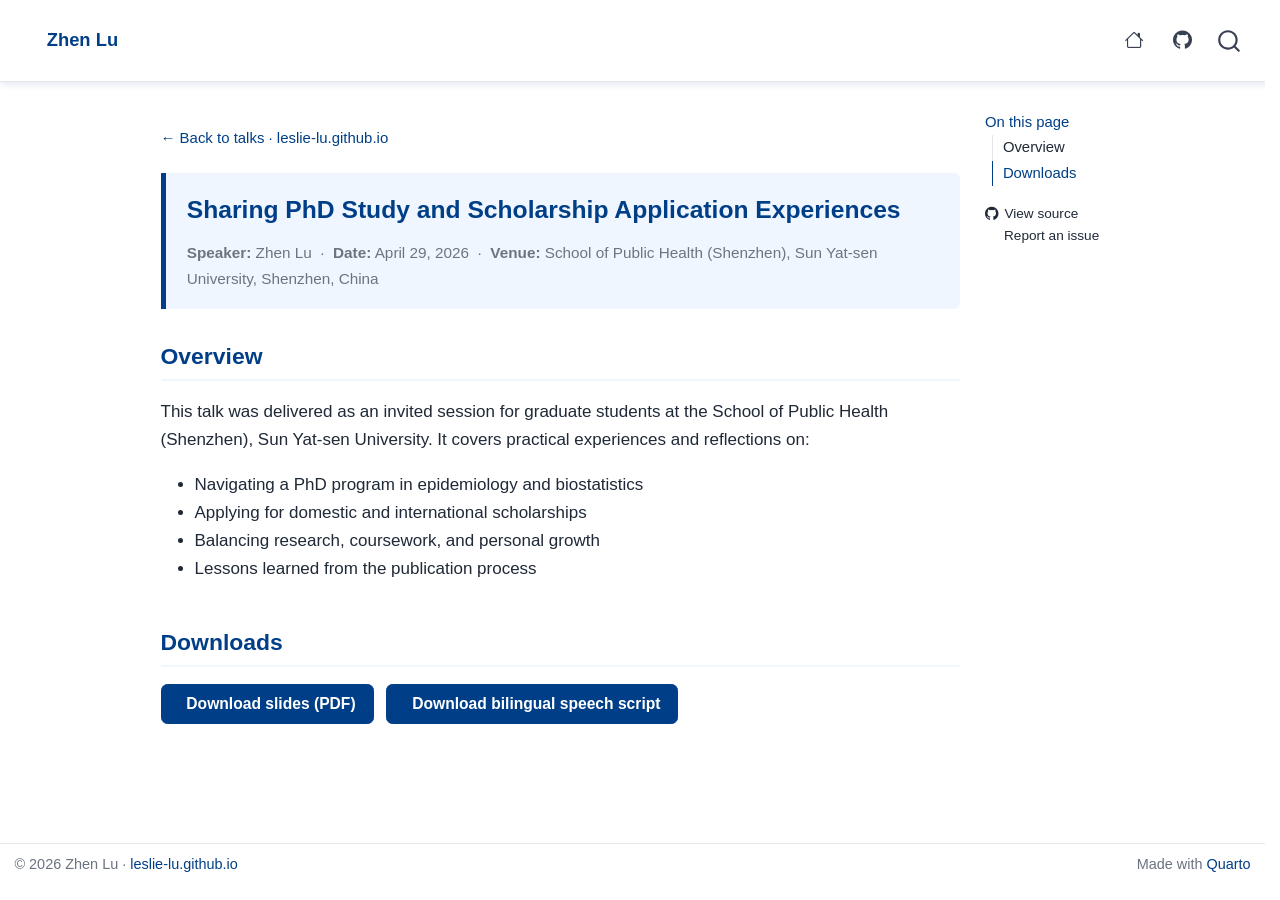
<file: index.html>
<!DOCTYPE html>
<html xmlns="http://www.w3.org/1999/xhtml" lang="en" xml:lang="en"><head>

<meta charset="utf-8">
<meta name="generator" content="quarto-1.9.38">

<meta name="viewport" content="width=device-width, initial-scale=1.0, user-scalable=yes">

<meta name="author" content="Zhen Lu">
<meta name="dcterms.date" content="2026-04-29">

<title>Sharing PhD Study and Scholarship Application Experiences | Zhen Lu – Zhen Lu</title>
<style>
/* Default styles provided by pandoc.
** See https://pandoc.org/MANUAL.html#variables-for-html for config info.
*/
code{white-space: pre-wrap;}
span.smallcaps{font-variant: small-caps;}
div.columns{display: flex; gap: min(4vw, 1.5em);}
div.column{flex: auto; overflow-x: auto;}
div.hanging-indent{margin-left: 1.5em; text-indent: -1.5em;}
ul.task-list{list-style: none;}
ul.task-list li input[type="checkbox"] {
  width: 0.8em;
  margin: 0 0.8em 0.2em -1em; /* quarto-specific, see https://github.com/quarto-dev/quarto-cli/issues/4556 */ 
  vertical-align: middle;
}
</style>


<script src="site_libs/quarto-nav/quarto-nav.js"></script>
<script src="site_libs/clipboard/clipboard.min.js"></script>
<script src="site_libs/quarto-search/autocomplete.umd.js"></script>
<script src="site_libs/quarto-search/fuse.min.js"></script>
<script src="site_libs/quarto-search/quarto-search.js"></script>
<meta name="quarto:offset" content="./">
<link href="./https://leslie-lu.github.io/files/favicon-512.png" rel="icon" type="image/png">
<script src="site_libs/quarto-html/quarto.js" type="module"></script>
<script src="site_libs/quarto-html/tabsets/tabsets.js" type="module"></script>
<script src="site_libs/quarto-html/popper.min.js"></script>
<script src="site_libs/quarto-html/tippy.umd.min.js"></script>
<script src="site_libs/quarto-html/anchor.min.js"></script>
<link href="site_libs/quarto-html/tippy.css" rel="stylesheet">
<link href="site_libs/quarto-html/quarto-syntax-highlighting-15634bcf2e68342d4ad2dfa704d543f6.css" rel="stylesheet" class="quarto-color-scheme" id="quarto-text-highlighting-styles">
<link href="site_libs/quarto-html/quarto-syntax-highlighting-dark-0a6b7249c26820e032cb0bd839ff02b1.css" rel="stylesheet" class="quarto-color-scheme quarto-color-alternate" id="quarto-text-highlighting-styles">
<link href="site_libs/quarto-html/quarto-syntax-highlighting-15634bcf2e68342d4ad2dfa704d543f6.css" rel="stylesheet" class="quarto-color-scheme-extra" id="quarto-text-highlighting-styles">
<script src="site_libs/bootstrap/bootstrap.min.js"></script>
<link href="site_libs/bootstrap/bootstrap-icons.css" rel="stylesheet">
<link href="site_libs/bootstrap/bootstrap-d4634cdb457dd36a9fb480f5465d02bb.min.css" rel="stylesheet" append-hash="true" class="quarto-color-scheme" id="quarto-bootstrap" data-mode="light">
<link href="site_libs/bootstrap/bootstrap-dark-d4634cdb457dd36a9fb480f5465d02bb.min.css" rel="stylesheet" append-hash="true" class="quarto-color-scheme quarto-color-alternate" id="quarto-bootstrap" data-mode="light">
<link href="site_libs/bootstrap/bootstrap-d4634cdb457dd36a9fb480f5465d02bb.min.css" rel="stylesheet" append-hash="true" class="quarto-color-scheme-extra" id="quarto-bootstrap" data-mode="light">
<link href="site_libs/quarto-contrib/fontawesome6-6.7.2/all.min.css" rel="stylesheet">
<link href="site_libs/quarto-contrib/fontawesome6-6.7.2/latex-fontsize.css" rel="stylesheet">
<script id="quarto-search-options" type="application/json">{
  "location": "navbar",
  "copy-button": false,
  "collapse-after": 3,
  "panel-placement": "end",
  "type": "overlay",
  "limit": 50,
  "keyboard-shortcut": [
    "f",
    "/",
    "s"
  ],
  "show-item-context": false,
  "language": {
    "search-no-results-text": "No results",
    "search-matching-documents-text": "matching documents",
    "search-copy-link-title": "Copy link to search",
    "search-hide-matches-text": "Hide additional matches",
    "search-more-match-text": "more match in this document",
    "search-more-matches-text": "more matches in this document",
    "search-clear-button-title": "Clear",
    "search-text-placeholder": "",
    "search-detached-cancel-button-title": "Cancel",
    "search-submit-button-title": "Submit",
    "search-label": "Search"
  }
}</script>
<style>html{ scroll-behavior: smooth; }</style>


</head>

<body class="nav-fixed quarto-light">

<div id="quarto-search-results"></div>
  <header id="quarto-header" class="headroom fixed-top">
    <nav class="navbar navbar-expand-lg " data-bs-theme="dark">
      <div class="navbar-container container-fluid">
      <div class="navbar-brand-container mx-auto">
    <a class="navbar-brand" href="./index.html">
    <span class="navbar-title">Zhen Lu</span>
    </a>
  </div>
            <div id="quarto-search" class="" title="Search"></div>
          <button class="navbar-toggler" type="button" data-bs-toggle="collapse" data-bs-target="#navbarCollapse" aria-controls="navbarCollapse" role="menu" aria-expanded="false" aria-label="Toggle navigation" onclick="if (window.quartoToggleHeadroom) { window.quartoToggleHeadroom(); }">
  <span class="navbar-toggler-icon"></span>
</button>
          <div class="collapse navbar-collapse" id="navbarCollapse">
            <ul class="navbar-nav navbar-nav-scroll ms-auto">
  <li class="nav-item compact">
    <a class="nav-link" href="https://leslie-lu.github.io/"> <i class="bi bi-house" role="img">
</i> 
<span class="menu-text"></span></a>
  </li>  
  <li class="nav-item compact">
    <a class="nav-link" href="https://github.com/Leslie-Lu/20260429_phd_experiences"> <i class="bi bi-github" role="img">
</i> 
<span class="menu-text"></span></a>
  </li>  
</ul>
          </div> <!-- /navcollapse -->
            <div class="quarto-navbar-tools">
</div>
      </div> <!-- /container-fluid -->
    </nav>
</header>
<!-- content -->
<div id="quarto-content" class="quarto-container page-columns page-rows-contents page-layout-article page-navbar">
<!-- sidebar -->
<!-- margin-sidebar -->
    <div id="quarto-margin-sidebar" class="sidebar margin-sidebar">
        <nav id="TOC" role="doc-toc" class="toc-active">
    <h2 id="toc-title">On this page</h2>
   
  <ul class="collapse">
  <li><a href="#overview" id="toc-overview" class="nav-link active" data-scroll-target="#overview">Overview</a></li>
  <li><a href="#downloads" id="toc-downloads" class="nav-link" data-scroll-target="#downloads">Downloads</a></li>
  </ul>
<div class="toc-actions"><ul class="collapse"><li><a href="https://github.com/Leslie-Lu/20260429_phd_experiences/blob/main/index.qmd" class="toc-action"><i class="bi bi-github"></i>View source</a></li><li><a href="https://github.com/Leslie-Lu/20260429_phd_experiences/issues/new" class="toc-action"><i class="bi empty"></i>Report an issue</a></li></ul></div></nav>
    </div>
<!-- main -->
<main class="content" id="quarto-document-content">

<header id="title-block-header" class="quarto-title-block default">
<div class="quarto-title">
<h1 class="title">Sharing PhD Study and Scholarship Application Experiences</h1>
</div>


<div class="quarto-title-meta-author">
  <div class="quarto-title-meta-heading">Author</div>
  <div class="quarto-title-meta-heading">Affiliation</div>
  
    <div class="quarto-title-meta-contents">
    <p class="author"><a href="https://leslie-lu.github.io/">Zhen Lu</a> <a href="mailto:luzh29@mail2.sysu.edu.cn" class="quarto-title-author-email"><i class="bi bi-envelope"></i></a> <a href="https://orcid.org/0000-0002-3481-6310" class="quarto-title-author-orcid"> <img src="[data-uri]"></a></p>
  </div>
  <div class="quarto-title-meta-contents">
        <p class="affiliation">
            Sun Yat-sen University
          </p>
      </div>
  </div>

<div class="quarto-title-meta">

      
    <div>
    <div class="quarto-title-meta-heading">Published</div>
    <div class="quarto-title-meta-contents">
      <p class="date">April 29, 2026</p>
    </div>
  </div>
  
    
  </div>
  


</header>


<p class="back-to-main"><a href="https://leslie-lu.github.io/talks/">← Back to talks · leslie-lu.github.io</a></p>

<div class="talk-header">
  <p class="talk-title">Sharing PhD Study and Scholarship Application Experiences</p>
  <p class="talk-meta">
    <strong>Speaker:</strong> Zhen Lu &nbsp;·&nbsp;
    <strong>Date:</strong> April 29, 2026 &nbsp;·&nbsp;
    <strong>Venue:</strong> School of Public Health (Shenzhen), Sun Yat-sen University, Shenzhen, China
  </p>
</div>
<section id="overview" class="level2">
<h2 class="anchored" data-anchor-id="overview">Overview</h2>
<p>This talk was delivered as an invited session for graduate students at the School of Public Health (Shenzhen), Sun Yat-sen University. It covers practical experiences and reflections on:</p>
<ul>
<li>Navigating a PhD program in epidemiology and biostatistics</li>
<li>Applying for domestic and international scholarships</li>
<li>Balancing research, coursework, and personal growth</li>
<li>Lessons learned from the publication process</li>
</ul>
</section>
<section id="downloads" class="level2">
<h2 class="anchored" data-anchor-id="downloads">Downloads</h2>
<div class="download-actions">
  <a class="btn btn-success companion-download" target="_blank" href="slides/slides.pdf" role="button">  Download slides (PDF)</a>
  <a class="btn btn-success companion-download" target="_blank" href="slides/bilingual_speech_script.pdf" role="button">  Download bilingual speech script</a>
</div>


</section>

</main> <!-- /main -->
<script id="quarto-html-after-body" type="application/javascript">
  window.document.addEventListener("DOMContentLoaded", function (event) {
    const icon = "";
    const anchorJS = new window.AnchorJS();
    anchorJS.options = {
      placement: 'right',
      icon: icon
    };
    anchorJS.add('.anchored');
    const isCodeAnnotation = (el) => {
      for (const clz of el.classList) {
        if (clz.startsWith('code-annotation-')) {                     
          return true;
        }
      }
      return false;
    }
    const onCopySuccess = function(e) {
      // button target
      const button = e.trigger;
      // don't keep focus
      button.blur();
      // flash "checked"
      button.classList.add('code-copy-button-checked');
      var currentTitle = button.getAttribute("title");
      button.setAttribute("title", "Copied!");
      let tooltip;
      if (window.bootstrap) {
        button.setAttribute("data-bs-toggle", "tooltip");
        button.setAttribute("data-bs-placement", "left");
        button.setAttribute("data-bs-title", "Copied!");
        tooltip = new bootstrap.Tooltip(button, 
          { trigger: "manual", 
            customClass: "code-copy-button-tooltip",
            offset: [0, -8]});
        tooltip.show();    
      }
      setTimeout(function() {
        if (tooltip) {
          tooltip.hide();
          button.removeAttribute("data-bs-title");
          button.removeAttribute("data-bs-toggle");
          button.removeAttribute("data-bs-placement");
        }
        button.setAttribute("title", currentTitle);
        button.classList.remove('code-copy-button-checked');
      }, 1000);
      // clear code selection
      e.clearSelection();
    }
    const getTextToCopy = function(trigger) {
      const outerScaffold = trigger.parentElement.cloneNode(true);
      const codeEl = outerScaffold.querySelector('code');
      for (const childEl of codeEl.children) {
        if (isCodeAnnotation(childEl)) {
          childEl.remove();
        }
      }
      return codeEl.innerText;
    }
    const clipboard = new window.ClipboardJS('.code-copy-button:not([data-in-quarto-modal])', {
      text: getTextToCopy
    });
    clipboard.on('success', onCopySuccess);
    if (window.document.getElementById('quarto-embedded-source-code-modal')) {
      const clipboardModal = new window.ClipboardJS('.code-copy-button[data-in-quarto-modal]', {
        text: getTextToCopy,
        container: window.document.getElementById('quarto-embedded-source-code-modal')
      });
      clipboardModal.on('success', onCopySuccess);
    }
      var localhostRegex = new RegExp(/^(?:http|https):\/\/localhost\:?[0-9]*\//);
      var mailtoRegex = new RegExp(/^mailto:/);
        var filterRegex = new RegExp("https:\/\/leslie-lu\.github\.io\/20260429_phd_experiences\/");
      var isInternal = (href) => {
          return filterRegex.test(href) || localhostRegex.test(href) || mailtoRegex.test(href);
      }
      // Inspect non-navigation links and adorn them if external
     var links = window.document.querySelectorAll('a[href]:not(.nav-link):not(.navbar-brand):not(.toc-action):not(.sidebar-link):not(.sidebar-item-toggle):not(.pagination-link):not(.no-external):not([aria-hidden]):not(.dropdown-item):not(.quarto-navigation-tool):not(.about-link)');
      for (var i=0; i<links.length; i++) {
        const link = links[i];
        if (!isInternal(link.href)) {
          // undo the damage that might have been done by quarto-nav.js in the case of
          // links that we want to consider external
          if (link.dataset.originalHref !== undefined) {
            link.href = link.dataset.originalHref;
          }
        }
      }
    function tippyHover(el, contentFn, onTriggerFn, onUntriggerFn) {
      const config = {
        allowHTML: true,
        maxWidth: 500,
        delay: 100,
        arrow: false,
        appendTo: function(el) {
            return el.parentElement;
        },
        interactive: true,
        interactiveBorder: 10,
        theme: 'quarto',
        placement: 'bottom-start',
      };
      if (contentFn) {
        config.content = contentFn;
      }
      if (onTriggerFn) {
        config.onTrigger = onTriggerFn;
      }
      if (onUntriggerFn) {
        config.onUntrigger = onUntriggerFn;
      }
      window.tippy(el, config); 
    }
    const noterefs = window.document.querySelectorAll('a[role="doc-noteref"]');
    for (var i=0; i<noterefs.length; i++) {
      const ref = noterefs[i];
      tippyHover(ref, function() {
        // use id or data attribute instead here
        let href = ref.getAttribute('data-footnote-href') || ref.getAttribute('href');
        try { href = new URL(href).hash; } catch {}
        const id = href.replace(/^#\/?/, "");
        const note = window.document.getElementById(id);
        if (note) {
          return note.innerHTML;
        } else {
          return "";
        }
      });
    }
    const xrefs = window.document.querySelectorAll('a.quarto-xref');
    const processXRef = (id, note) => {
      // Strip column container classes
      const stripColumnClz = (el) => {
        el.classList.remove("page-full", "page-columns");
        if (el.children) {
          for (const child of el.children) {
            stripColumnClz(child);
          }
        }
      }
      stripColumnClz(note)
      if (id === null || id.startsWith('sec-')) {
        // Special case sections, only their first couple elements
        const container = document.createElement("div");
        if (note.children && note.children.length > 2) {
          container.appendChild(note.children[0].cloneNode(true));
          for (let i = 1; i < note.children.length; i++) {
            const child = note.children[i];
            if (child.tagName === "P" && child.innerText === "") {
              continue;
            } else {
              container.appendChild(child.cloneNode(true));
              break;
            }
          }
          if (window.Quarto?.typesetMath) {
            window.Quarto.typesetMath(container);
          }
          return container.innerHTML
        } else {
          if (window.Quarto?.typesetMath) {
            window.Quarto.typesetMath(note);
          }
          return note.innerHTML;
        }
      } else {
        // Remove any anchor links if they are present
        const anchorLink = note.querySelector('a.anchorjs-link');
        if (anchorLink) {
          anchorLink.remove();
        }
        if (window.Quarto?.typesetMath) {
          window.Quarto.typesetMath(note);
        }
        if (note.classList.contains("callout")) {
          return note.outerHTML;
        } else {
          return note.innerHTML;
        }
      }
    }
    for (var i=0; i<xrefs.length; i++) {
      const xref = xrefs[i];
      tippyHover(xref, undefined, function(instance) {
        instance.disable();
        let url = xref.getAttribute('href');
        let hash = undefined; 
        if (url.startsWith('#')) {
          hash = url;
        } else {
          try { hash = new URL(url).hash; } catch {}
        }
        if (hash) {
          const id = hash.replace(/^#\/?/, "");
          const note = window.document.getElementById(id);
          if (note !== null) {
            try {
              const html = processXRef(id, note.cloneNode(true));
              instance.setContent(html);
            } finally {
              instance.enable();
              instance.show();
            }
          } else {
            // See if we can fetch this
            fetch(url.split('#')[0])
            .then(res => res.text())
            .then(html => {
              const parser = new DOMParser();
              const htmlDoc = parser.parseFromString(html, "text/html");
              const note = htmlDoc.getElementById(id);
              if (note !== null) {
                const html = processXRef(id, note);
                instance.setContent(html);
              } 
            }).finally(() => {
              instance.enable();
              instance.show();
            });
          }
        } else {
          // See if we can fetch a full url (with no hash to target)
          // This is a special case and we should probably do some content thinning / targeting
          fetch(url)
          .then(res => res.text())
          .then(html => {
            const parser = new DOMParser();
            const htmlDoc = parser.parseFromString(html, "text/html");
            const note = htmlDoc.querySelector('main.content');
            if (note !== null) {
              // This should only happen for chapter cross references
              // (since there is no id in the URL)
              // remove the first header
              if (note.children.length > 0 && note.children[0].tagName === "HEADER") {
                note.children[0].remove();
              }
              const html = processXRef(null, note);
              instance.setContent(html);
            } 
          }).finally(() => {
            instance.enable();
            instance.show();
          });
        }
      }, function(instance) {
      });
    }
        let selectedAnnoteEl;
        const selectorForAnnotation = ( cell, annotation) => {
          let cellAttr = 'data-code-cell="' + cell + '"';
          let lineAttr = 'data-code-annotation="' +  annotation + '"';
          const selector = 'span[' + cellAttr + '][' + lineAttr + ']';
          return selector;
        }
        const selectCodeLines = (annoteEl) => {
          const doc = window.document;
          const targetCell = annoteEl.getAttribute("data-target-cell");
          const targetAnnotation = annoteEl.getAttribute("data-target-annotation");
          const annoteSpan = window.document.querySelector(selectorForAnnotation(targetCell, targetAnnotation));
          const lines = annoteSpan.getAttribute("data-code-lines").split(",");
          const lineIds = lines.map((line) => {
            return targetCell + "-" + line;
          })
          let top = null;
          let height = null;
          let parent = null;
          if (lineIds.length > 0) {
              //compute the position of the single el (top and bottom and make a div)
              const el = window.document.getElementById(lineIds[0]);
              top = el.offsetTop;
              height = el.offsetHeight;
              parent = el.parentElement.parentElement;
            if (lineIds.length > 1) {
              const lastEl = window.document.getElementById(lineIds[lineIds.length - 1]);
              const bottom = lastEl.offsetTop + lastEl.offsetHeight;
              height = bottom - top;
            }
            if (top !== null && height !== null && parent !== null) {
              // cook up a div (if necessary) and position it 
              let div = window.document.getElementById("code-annotation-line-highlight");
              if (div === null) {
                div = window.document.createElement("div");
                div.setAttribute("id", "code-annotation-line-highlight");
                div.style.position = 'absolute';
                parent.appendChild(div);
              }
              div.style.top = top - 2 + "px";
              div.style.height = height + 4 + "px";
              div.style.left = 0;
              let gutterDiv = window.document.getElementById("code-annotation-line-highlight-gutter");
              if (gutterDiv === null) {
                gutterDiv = window.document.createElement("div");
                gutterDiv.setAttribute("id", "code-annotation-line-highlight-gutter");
                gutterDiv.style.position = 'absolute';
                const codeCell = window.document.getElementById(targetCell);
                const gutter = codeCell.querySelector('.code-annotation-gutter');
                gutter.appendChild(gutterDiv);
              }
              gutterDiv.style.top = top - 2 + "px";
              gutterDiv.style.height = height + 4 + "px";
            }
            selectedAnnoteEl = annoteEl;
          }
        };
        const unselectCodeLines = () => {
          const elementsIds = ["code-annotation-line-highlight", "code-annotation-line-highlight-gutter"];
          elementsIds.forEach((elId) => {
            const div = window.document.getElementById(elId);
            if (div) {
              div.remove();
            }
          });
          selectedAnnoteEl = undefined;
        };
          // Handle positioning of the toggle
      window.addEventListener(
        "resize",
        throttle(() => {
          elRect = undefined;
          if (selectedAnnoteEl) {
            selectCodeLines(selectedAnnoteEl);
          }
        }, 10)
      );
      function throttle(fn, ms) {
      let throttle = false;
      let timer;
        return (...args) => {
          if(!throttle) { // first call gets through
              fn.apply(this, args);
              throttle = true;
          } else { // all the others get throttled
              if(timer) clearTimeout(timer); // cancel #2
              timer = setTimeout(() => {
                fn.apply(this, args);
                timer = throttle = false;
              }, ms);
          }
        };
      }
        // Attach click handler to the DT
        const annoteDls = window.document.querySelectorAll('dt[data-target-cell]');
        for (const annoteDlNode of annoteDls) {
          annoteDlNode.addEventListener('click', (event) => {
            const clickedEl = event.target;
            if (clickedEl !== selectedAnnoteEl) {
              unselectCodeLines();
              const activeEl = window.document.querySelector('dt[data-target-cell].code-annotation-active');
              if (activeEl) {
                activeEl.classList.remove('code-annotation-active');
              }
              selectCodeLines(clickedEl);
              clickedEl.classList.add('code-annotation-active');
            } else {
              // Unselect the line
              unselectCodeLines();
              clickedEl.classList.remove('code-annotation-active');
            }
          });
        }
    const findCites = (el) => {
      const parentEl = el.parentElement;
      if (parentEl) {
        const cites = parentEl.dataset.cites;
        if (cites) {
          return {
            el,
            cites: cites.split(' ')
          };
        } else {
          return findCites(el.parentElement)
        }
      } else {
        return undefined;
      }
    };
    var bibliorefs = window.document.querySelectorAll('a[role="doc-biblioref"]');
    for (var i=0; i<bibliorefs.length; i++) {
      const ref = bibliorefs[i];
      const citeInfo = findCites(ref);
      if (citeInfo) {
        tippyHover(citeInfo.el, function() {
          var popup = window.document.createElement('div');
          citeInfo.cites.forEach(function(cite) {
            var citeDiv = window.document.createElement('div');
            citeDiv.classList.add('hanging-indent');
            citeDiv.classList.add('csl-entry');
            var biblioDiv = window.document.getElementById('ref-' + cite);
            if (biblioDiv) {
              citeDiv.innerHTML = biblioDiv.innerHTML;
            }
            popup.appendChild(citeDiv);
          });
          return popup.innerHTML;
        });
      }
    }
  });
  </script>
</div> <!-- /content -->
<footer class="footer">
  <div class="nav-footer">
    <div class="nav-footer-left">
<p><span style="font-size:0.85rem;color:#6b7280;">© 2026 Zhen Lu · <a href="https://leslie-lu.github.io/" style="color:#003f87;">leslie-lu.github.io</a></span></p>
</div>   
    <div class="nav-footer-center">
      &nbsp;
    <div class="toc-actions d-sm-block d-md-none"><ul><li><a href="https://github.com/Leslie-Lu/20260429_phd_experiences/blob/main/index.qmd" class="toc-action"><i class="bi bi-github"></i>View source</a></li><li><a href="https://github.com/Leslie-Lu/20260429_phd_experiences/issues/new" class="toc-action"><i class="bi empty"></i>Report an issue</a></li></ul></div></div>
    <div class="nav-footer-right">
<p><span style="font-size:0.85rem;color:#6b7280;">Made with <a href="https://quarto.org/" style="color:#003f87;">Quarto</a></span></p>
</div>
  </div>
</footer>




<script src="site_libs/quarto-html/zenscroll-min.js"></script>
</body></html>
</file>
<file: site_libs/quarto-html/tippy.css>
.tippy-box[data-animation=fade][data-state=hidden]{opacity:0}[data-tippy-root]{max-width:calc(100vw - 10px)}.tippy-box{position:relative;background-color:#333;color:#fff;border-radius:4px;font-size:14px;line-height:1.4;white-space:normal;outline:0;transition-property:transform,visibility,opacity}.tippy-box[data-placement^=top]>.tippy-arrow{bottom:0}.tippy-box[data-placement^=top]>.tippy-arrow:before{bottom:-7px;left:0;border-width:8px 8px 0;border-top-color:initial;transform-origin:center top}.tippy-box[data-placement^=bottom]>.tippy-arrow{top:0}.tippy-box[data-placement^=bottom]>.tippy-arrow:before{top:-7px;left:0;border-width:0 8px 8px;border-bottom-color:initial;transform-origin:center bottom}.tippy-box[data-placement^=left]>.tippy-arrow{right:0}.tippy-box[data-placement^=left]>.tippy-arrow:before{border-width:8px 0 8px 8px;border-left-color:initial;right:-7px;transform-origin:center left}.tippy-box[data-placement^=right]>.tippy-arrow{left:0}.tippy-box[data-placement^=right]>.tippy-arrow:before{left:-7px;border-width:8px 8px 8px 0;border-right-color:initial;transform-origin:center right}.tippy-box[data-inertia][data-state=visible]{transition-timing-function:cubic-bezier(.54,1.5,.38,1.11)}.tippy-arrow{width:16px;height:16px;color:#333}.tippy-arrow:before{content:"";position:absolute;border-color:transparent;border-style:solid}.tippy-content{position:relative;padding:5px 9px;z-index:1}
</file>
<file: site_libs/quarto-html/quarto-syntax-highlighting-15634bcf2e68342d4ad2dfa704d543f6.css>
/* quarto syntax highlight colors */
:root {
  --quarto-hl-ot-color: #003B4F;
  --quarto-hl-at-color: #657422;
  --quarto-hl-ss-color: #20794D;
  --quarto-hl-an-color: #5E5E5E;
  --quarto-hl-fu-color: #4758AB;
  --quarto-hl-st-color: #20794D;
  --quarto-hl-cf-color: #003B4F;
  --quarto-hl-op-color: #5E5E5E;
  --quarto-hl-er-color: #AD0000;
  --quarto-hl-bn-color: #AD0000;
  --quarto-hl-al-color: #AD0000;
  --quarto-hl-va-color: #111111;
  --quarto-hl-bu-color: inherit;
  --quarto-hl-ex-color: inherit;
  --quarto-hl-pp-color: #AD0000;
  --quarto-hl-in-color: #5E5E5E;
  --quarto-hl-vs-color: #20794D;
  --quarto-hl-wa-color: #5E5E5E;
  --quarto-hl-do-color: #5E5E5E;
  --quarto-hl-im-color: #00769E;
  --quarto-hl-ch-color: #20794D;
  --quarto-hl-dt-color: #AD0000;
  --quarto-hl-fl-color: #AD0000;
  --quarto-hl-co-color: #5E5E5E;
  --quarto-hl-cv-color: #5E5E5E;
  --quarto-hl-cn-color: #8f5902;
  --quarto-hl-sc-color: #5E5E5E;
  --quarto-hl-dv-color: #AD0000;
  --quarto-hl-kw-color: #003B4F;
}

/* other quarto variables */
:root {
  --quarto-font-monospace: SFMono-Regular, Menlo, Monaco, Consolas, "Liberation Mono", "Courier New", monospace;
}

/* syntax highlight based on Pandoc's rules */
pre > code.sourceCode > span {
  color: #003B4F;
}

code.sourceCode > span {
  color: #003B4F;
}

div.sourceCode,
div.sourceCode pre.sourceCode {
  color: #003B4F;
}

/* Normal */
code span {
  color: #003B4F;
}

/* Alert */
code span.al {
  color: #AD0000;
  font-style: inherit;
}

/* Annotation */
code span.an {
  color: #5E5E5E;
  font-style: inherit;
}

/* Attribute */
code span.at {
  color: #657422;
  font-style: inherit;
}

/* BaseN */
code span.bn {
  color: #AD0000;
  font-style: inherit;
}

/* BuiltIn */
code span.bu {
  font-style: inherit;
}

/* ControlFlow */
code span.cf {
  color: #003B4F;
  font-weight: bold;
  font-style: inherit;
}

/* Char */
code span.ch {
  color: #20794D;
  font-style: inherit;
}

/* Constant */
code span.cn {
  color: #8f5902;
  font-style: inherit;
}

/* Comment */
code span.co {
  color: #5E5E5E;
  font-style: inherit;
}

/* CommentVar */
code span.cv {
  color: #5E5E5E;
  font-style: italic;
}

/* Documentation */
code span.do {
  color: #5E5E5E;
  font-style: italic;
}

/* DataType */
code span.dt {
  color: #AD0000;
  font-style: inherit;
}

/* DecVal */
code span.dv {
  color: #AD0000;
  font-style: inherit;
}

/* Error */
code span.er {
  color: #AD0000;
  font-style: inherit;
}

/* Extension */
code span.ex {
  font-style: inherit;
}

/* Float */
code span.fl {
  color: #AD0000;
  font-style: inherit;
}

/* Function */
code span.fu {
  color: #4758AB;
  font-style: inherit;
}

/* Import */
code span.im {
  color: #00769E;
  font-style: inherit;
}

/* Information */
code span.in {
  color: #5E5E5E;
  font-style: inherit;
}

/* Keyword */
code span.kw {
  color: #003B4F;
  font-weight: bold;
  font-style: inherit;
}

/* Operator */
code span.op {
  color: #5E5E5E;
  font-style: inherit;
}

/* Other */
code span.ot {
  color: #003B4F;
  font-style: inherit;
}

/* Preprocessor */
code span.pp {
  color: #AD0000;
  font-style: inherit;
}

/* SpecialChar */
code span.sc {
  color: #5E5E5E;
  font-style: inherit;
}

/* SpecialString */
code span.ss {
  color: #20794D;
  font-style: inherit;
}

/* String */
code span.st {
  color: #20794D;
  font-style: inherit;
}

/* Variable */
code span.va {
  color: #111111;
  font-style: inherit;
}

/* VerbatimString */
code span.vs {
  color: #20794D;
  font-style: inherit;
}

/* Warning */
code span.wa {
  color: #5E5E5E;
  font-style: italic;
}

.prevent-inlining {
  content: "</";
}

/*# sourceMappingURL=f23921c56f73e400b49028c9186a1aa0.css.map */
</file>
<file: site_libs/quarto-html/quarto-syntax-highlighting-dark-0a6b7249c26820e032cb0bd839ff02b1.css>
/* quarto syntax highlight colors */
:root {
  --quarto-hl-al-color: #f07178;
  --quarto-hl-an-color: #d4d0ab;
  --quarto-hl-at-color: #00e0e0;
  --quarto-hl-bn-color: #d4d0ab;
  --quarto-hl-bu-color: #abe338;
  --quarto-hl-ch-color: #abe338;
  --quarto-hl-co-color: #f8f8f2;
  --quarto-hl-cv-color: #ffd700;
  --quarto-hl-cn-color: #ffd700;
  --quarto-hl-cf-color: #ffa07a;
  --quarto-hl-dt-color: #ffa07a;
  --quarto-hl-dv-color: #d4d0ab;
  --quarto-hl-do-color: #f8f8f2;
  --quarto-hl-er-color: #f07178;
  --quarto-hl-ex-color: #00e0e0;
  --quarto-hl-fl-color: #d4d0ab;
  --quarto-hl-fu-color: #ffa07a;
  --quarto-hl-im-color: #abe338;
  --quarto-hl-in-color: #d4d0ab;
  --quarto-hl-kw-color: #ffa07a;
  --quarto-hl-op-color: #ffa07a;
  --quarto-hl-ot-color: #00e0e0;
  --quarto-hl-pp-color: #dcc6e0;
  --quarto-hl-re-color: #00e0e0;
  --quarto-hl-sc-color: #abe338;
  --quarto-hl-ss-color: #abe338;
  --quarto-hl-st-color: #abe338;
  --quarto-hl-va-color: #00e0e0;
  --quarto-hl-vs-color: #abe338;
  --quarto-hl-wa-color: #dcc6e0;
}

/* other quarto variables */
:root {
  --quarto-font-monospace: SFMono-Regular, Menlo, Monaco, Consolas, "Liberation Mono", "Courier New", monospace;
}

/* syntax highlight based on Pandoc's rules */
pre > code.sourceCode > span {
  color: #f8f8f2;
}

code.sourceCode > span {
  color: #f8f8f2;
}

div.sourceCode,
div.sourceCode pre.sourceCode {
  color: #f8f8f2;
}

/* Normal */
code span {
  color: #f8f8f2;
}

/* Alert */
code span.al {
  color: #f07178;
}

/* Annotation */
code span.an {
  color: #d4d0ab;
}

/* Attribute */
code span.at {
  color: #00e0e0;
}

/* BaseN */
code span.bn {
  color: #d4d0ab;
}

/* BuiltIn */
code span.bu {
  color: #abe338;
}

/* ControlFlow */
code span.cf {
  font-weight: bold;
  color: #ffa07a;
}

/* Char */
code span.ch {
  color: #abe338;
}

/* Constant */
code span.cn {
  color: #ffd700;
}

/* Comment */
code span.co {
  font-style: italic;
  color: #f8f8f2;
}

/* CommentVar */
code span.cv {
  color: #ffd700;
}

/* Documentation */
code span.do {
  color: #f8f8f2;
}

/* DataType */
code span.dt {
  color: #ffa07a;
}

/* DecVal */
code span.dv {
  color: #d4d0ab;
}

/* Error */
code span.er {
  color: #f07178;
  text-decoration: underline;
}

/* Extension */
code span.ex {
  font-weight: bold;
  color: #00e0e0;
}

/* Float */
code span.fl {
  color: #d4d0ab;
}

/* Function */
code span.fu {
  color: #ffa07a;
}

/* Import */
code span.im {
  color: #abe338;
}

/* Information */
code span.in {
  color: #d4d0ab;
}

/* Keyword */
code span.kw {
  font-weight: bold;
  color: #ffa07a;
}

/* Operator */
code span.op {
  color: #ffa07a;
}

/* Other */
code span.ot {
  color: #00e0e0;
}

/* Preprocessor */
code span.pp {
  color: #dcc6e0;
}

/* RegionMarker */
code span.re {
  background-color: #f8f8f2;
  color: #00e0e0;
}

/* SpecialChar */
code span.sc {
  color: #abe338;
}

/* SpecialString */
code span.ss {
  color: #abe338;
}

/* String */
code span.st {
  color: #abe338;
}

/* Variable */
code span.va {
  color: #00e0e0;
}

/* VerbatimString */
code span.vs {
  color: #abe338;
}

/* Warning */
code span.wa {
  color: #dcc6e0;
}

.prevent-inlining {
  content: "</";
}

/*# sourceMappingURL=175367c052bafc98bd680af3479823f0.css.map */
</file>
<file: site_libs/quarto-contrib/fontawesome6-6.7.2/latex-fontsize.css>
.fa-tiny {
  font-size: 0.5em;
}
.fa-scriptsize {
  font-size: 0.7em;
}
.fa-footnotesize {
  font-size: 0.8em;
}
.fa-small {
  font-size: 0.9em;
}
.fa-normalsize {
  font-size: 1em;
}
.fa-large {
  font-size: 1.2em;
}
.fa-Large {
  font-size: 1.5em;
}
.fa-LARGE {
  font-size: 1.75em;
}
.fa-huge {
  font-size: 2em;
}
.fa-Huge {
  font-size: 2.5em;
}
</file>
